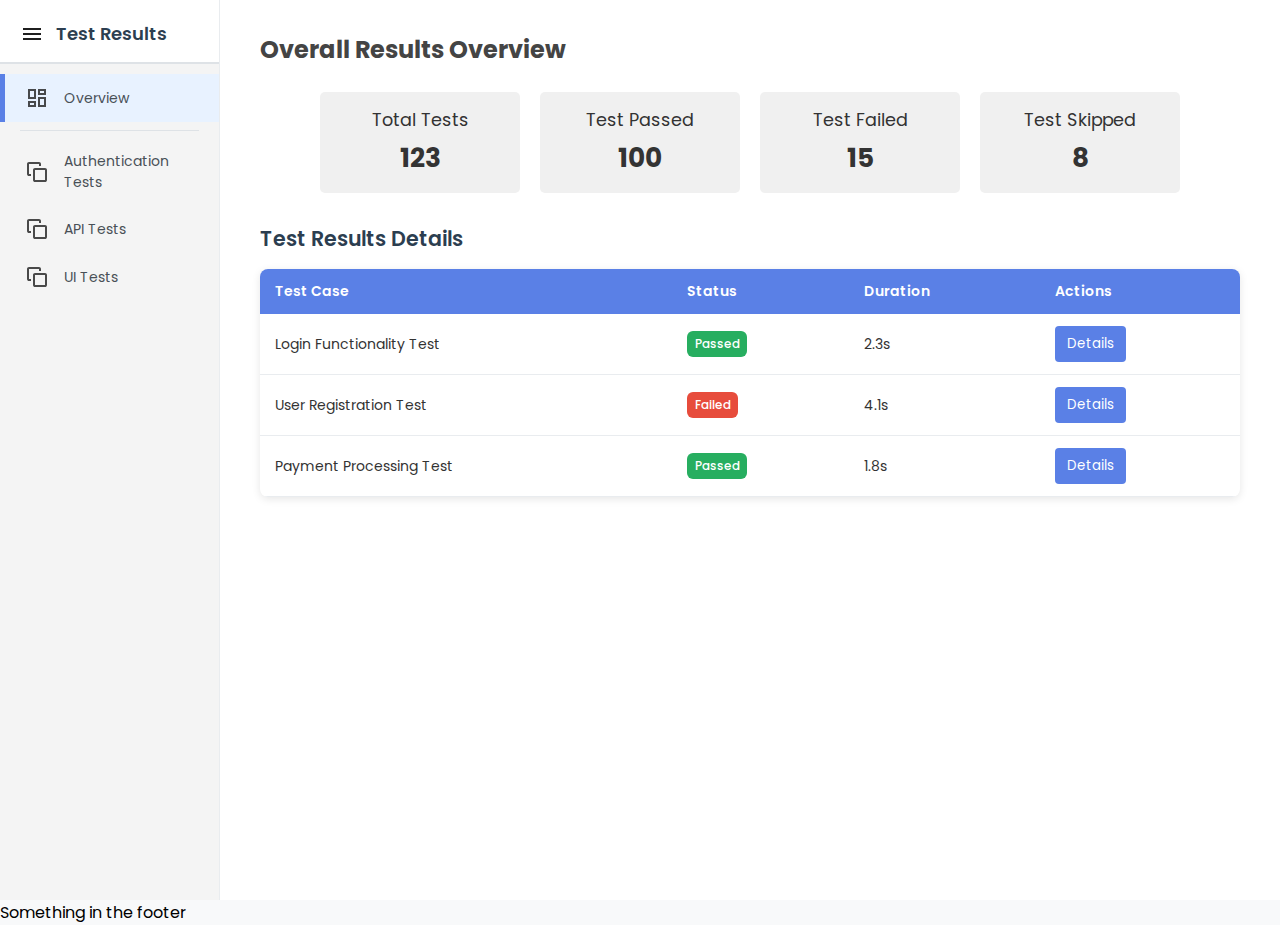
<file: src/pytest_report/reporthtml/index.html>
<!DOCTYPE html>
<html lang="en">
<head>
    <meta charset="UTF-8">
    <meta name="viewport" content="width=device-width, initial-scale=1.0">
    <title>Test Report</title>
    
    <link href="https://fonts.googleapis.com/css2?family=Poppins:ital,wght@0,400;0,500;0,600&display=swap" rel="stylesheet">
    
    <link rel="stylesheet" href="styles.css">
    
</head>
<body>
    
    <div class="layout">
        <aside id="sidebar">
            <ul>
                <div id="sidebar-header">
                    <svg xmlns="http://www.w3.org/2000/svg" height="24px" viewBox="0 -960 960 960" width="24px" fill="#1f1f1f"><path d="M120-240v-80h720v80H120Zm0-200v-80h720v80H120Zm0-200v-80h720v80H120Z"/></svg>
                    <h2>Test Results</h2>
                </div>
                <li class="sidebar-menu active" data-target="overview">
                    <svg xmlns="http://www.w3.org/2000/svg" height="24px" viewBox="0 -960 960 960" width="24px" fill="#1f1f1f"><path d="M520-600v-240h320v240H520ZM120-440v-400h320v400H120Zm400 320v-400h320v400H520Zm-400 0v-240h320v240H120Zm80-400h160v-240H200v240Zm400 320h160v-240H600v240Zm0-480h160v-80H600v80ZM200-200h160v-80H200v80Zm160-320Zm240-160Zm0 240ZM360-280Z"/></svg>
                    <span>Overview</span>
                </li>
                <div class="sidebar-divider"></div> 
                <li class="sidebar-menu" data-target="item1">
                    <svg xmlns="http://www.w3.org/2000/svg" height="24px" viewBox="0 -960 960 960" width="24px" fill="#1f1f1f"><path d="M240-400v80h-80q-33 0-56.5-23.5T80-400v-400q0-33 23.5-56.5T160-880h400q33 0 56.5 23.5T640-800v80h-80v-80H160v400h80ZM400-80q-33 0-56.5-23.5T320-160v-400q0-33 23.5-56.5T400-640h400q33 0 56.5 23.5T880-560v400q0 33-23.5 56.5T800-80H400Zm0-80h400v-400H400v400Zm200-200Z"/></svg>
                    <span>Authentication Tests</span>
                </li>
                <li class="sidebar-menu" data-target="item2">
                    <svg xmlns="http://www.w3.org/2000/svg" height="24px" viewBox="0 -960 960 960" width="24px" fill="#1f1f1f"><path d="M240-400v80h-80q-33 0-56.5-23.5T80-400v-400q0-33 23.5-56.5T160-880h400q33 0 56.5 23.5T640-800v80h-80v-80H160v400h80ZM400-80q-33 0-56.5-23.5T320-160v-400q0-33 23.5-56.5T400-640h400q33 0 56.5 23.5T880-560v400q0 33-23.5 56.5T800-80H400Zm0-80h400v-400H400v400Zm200-200Z"/></svg>
                    <span>API Tests</span>
                </li>
                <li class="sidebar-menu" data-target="item3">
                    <svg xmlns="http://www.w3.org/2000/svg" height="24px" viewBox="0 -960 960 960" width="24px" fill="#1f1f1f"><path d="M240-400v80h-80q-33 0-56.5-23.5T80-400v-400q0-33 23.5-56.5T160-880h400q33 0 56.5 23.5T640-800v80h-80v-80H160v400h80ZM400-80q-33 0-56.5-23.5T320-160v-400q0-33 23.5-56.5T400-640h400q33 0 56.5 23.5T880-560v400q0 33-23.5 56.5T800-80H400Zm0-80h400v-400H400v400Zm200-200Z"/></svg>
                    <span>UI Tests</span>
                </li>
            </ul>
        </aside>

        <main>
            <!-- Overview Article -->
            <article id="overview" class="content">
                <h2>Overall Results Overview</h2>
                <section id="summary-cards">
                    <div class="summary-card">
                        <div class="summary-title total">Total Tests</div>
                        <div class="summary-value">123</div>
                    </div>
                    <div class="summary-card passed">
                        <div class="summary-title">Test Passed</div>
                        <div class="summary-value">100</div>
                    </div>
                    <div class="summary-card failed">
                        <div class="summary-title">Test Failed</div>
                        <div class="summary-value">15</div>
                    </div>
                    <div class="summary-card skipped">
                        <div class="summary-title">Test Skipped</div>
                        <div class="summary-value">8</div>
                    </div>
                </section>
                <section id="expandable-table">
                    <h3>Test Results Details</h3>
                    <table class="expandable-results-table">
                        <thead>
                            <tr>
                                <th>Test Case</th>
                                <th>Status</th>
                                <th>Duration</th>
                                <th>Actions</th>
                            </tr>
                        </thead>
                        <tbody>
                            <tr class="expandable-row">
                                <td>Login Functionality Test</td>
                                <td>
                                    <span class="badge passed">Passed</span>
                                </td>
                                <td>2.3s</td>
                                <td>
                                    <button class="expand-button">Details</button>
                                </td>
                            </tr>
                            <tr class="details-row">
                                <td colspan="4">
                                    <div class="details-content">
                                        <p><strong>Description:</strong> Verifies user login functionality.</p>
                                        <p><strong>Category:</strong> Authentication</p>
                                        <p><strong>Logs:</strong> <a href="#">View Logs</a></p>
                                    </div>
                                </td>
                            </tr>
                            <tr class="expandable-row">
                                <td>User Registration Test</td>
                                <td>
                                    <span class="badge failed">Failed</span>
                                </td>
                                <td>4.1s</td>
                                <td>
                                    <button class="expand-button">Details</button>
                                </td>
                            </tr>
                            <tr class="details-row">
                                <td colspan="4">
                                    <div class="details-content">
                                        <p><strong>Description:</strong> Checks user registration process.</p>
                                        <p><strong>Category:</strong> Authentication</p>
                                        <p><strong>Logs:</strong> <a href="#">View Logs</a></p>
                                    </div>
                                </td>
                            </tr>
                            <tr class="expandable-row">
                                <td>Payment Processing Test</td>
                                <td>
                                    <span class="badge passed">Passed</span>
                                </td>
                                <td>1.8s</td>
                                <td>
                                    <button class="expand-button">Details</button>
                                </td>
                            </tr>
                            <tr class="details-row">
                                <td colspan="4">
                                    <div class="details-content">
                                        <p><strong>Description:</strong> Validates payment processing functionality.</p>
                                        <p><strong>Category:</strong> API</p>
                                        <p><strong>Logs:</strong> <a href="#">View Logs</a></p>
                                    </div>
                                </td>
                            </tr>
                        </tbody>
                    </table>
                </section>
            </article>

            <!-- Authentication Tests Article -->
            <article id="item1" class="content" style="display:none;">
                <h2>Authentication Tests</h2>
                <section id="auth-table">
                    <h3>Authentication Test Overview</h3>
                    <table class="expandable-results-table">
                        <thead>
                            <tr>
                                <th>Test Case</th>
                                <th>Status</th>
                                <th>Duration</th>
                                <th>Actions</th>
                            </tr>
                        </thead>
                        <tbody>
                            <tr class="expandable-row">
                                <td>Login with Valid Credentials</td>
                                <td>
                                    <span class="badge passed">Passed</span>
                                </td>
                                <td>1.2s</td>
                                <td>
                                    <button class="expand-button">Details</button>
                                </td>
                            </tr>
                            <tr class="details-row">
                                <td colspan="4">
                                    <div class="details-content">
                                        <p><strong>Description:</strong> Tests login with correct username and password.</p>
                                        <p><strong>Category:</strong> Authentication</p>
                                        <p><strong>Logs:</strong> <a href="#">View Logs</a></p>
                                    </div>
                                </td>
                            </tr>
                            <tr class="expandable-row">
                                <td>Login with Invalid Credentials</td>
                                <td>
                                    <span class="badge failed">Failed</span>
                                </td>
                                <td>0.8s</td>
                                <td>
                                    <button class="expand-button">Details</button>
                                </td>
                            </tr>
                            <tr class="details-row">
                                <td colspan="4">
                                    <div class="details-content">
                                        <p><strong>Description:</strong> Tests login with incorrect credentials.</p>
                                        <p><strong>Category:</strong> Authentication</p>
                                        <p><strong>Logs:</strong> <a href="#">View Logs</a></p>
                                    </div>
                                </td>
                            </tr>
                        </tbody>
                    </table>
                </section>
            </article>

            <!-- API Tests Article -->
            <article id="item2" class="content" style="display:none;">
                <h2>API Tests</h2>
                <section id="api-table">
                    <h3>API Test Details</h3>
                    <table class="expandable-results-table">
                        <thead>
                            <tr>
                                <th>Test Case</th>
                                <th>Status</th>
                                <th>Duration</th>
                                <th>Actions</th>
                            </tr>
                        </thead>
                        <tbody>
                            <tr class="expandable-row">
                                <td>GET /api/users</td>
                                <td>
                                    <span class="badge passed">Passed</span>
                                </td>
                                <td>0.5s</td>
                                <td>
                                    <button class="expand-button">Details</button>
                                </td>
                            </tr>
                            <tr class="details-row">
                                <td colspan="4">
                                    <div class="details-content">
                                        <p><strong>Description:</strong> Tests GET request to retrieve users.</p>
                                        <p><strong>Category:</strong> API</p>
                                        <p><strong>Logs:</strong> <a href="#">View Logs</a></p>
                                    </div>
                                </td>
                            </tr>
                            <tr class="expandable-row">
                                <td>POST /api/users</td>
                                <td>
                                    <span class="badge failed">Failed</span>
                                </td>
                                <td>1.1s</td>
                                <td>
                                    <button class="expand-button">Details</button>
                                </td>
                            </tr>
                            <tr class="details-row">
                                <td colspan="4">
                                    <div class="details-content">
                                        <p><strong>Description:</strong> Tests POST request to create new user.</p>
                                        <p><strong>Category:</strong> API</p>
                                        <p><strong>Logs:</strong> <a href="#">View Logs</a></p>
                                    </div>
                                </td>
                            </tr>
                        </tbody>
                    </table>
                </section>
                <section class="test-report">
                    <h2>API Test Results</h2>
                    <div class="filters">
                        <label class="filter-label">Test File:</label>
                        <select class="filter-select">
                            <option value="All">All</option>
                        </select>
                
                        <label class="filter-label">Status:</label>
                        <select class="filter-select">
                            <option value="All">All</option>
                        </select>
                    </div>
                    <details>
                        <summary>
                            <span>test_fa.py - test_a[0]</span>
                            <div class="badge-container">
                                <span class="badge passed">Passed</span>
                            </div>
                        </summary>
                        <div class="test-report-details">
                            <div class="test-report-summary">
                                Case duration: 0.5s
                            </div>
                            <div class="test-report-description">
                                [INFO] - Test executed successfully
                            </div>
                        </div>
                    </details>
                </section>
            </article>

            <!-- UI Tests Article -->
            <article id="item3" class="content" style="display:none;">
                <h2>UI Tests</h2>
                <section id="ui-table">
                    <h3>UI Test Details</h3>
                    <table class="expandable-results-table">
                        <thead>
                            <tr>
                                <th>Test Case</th>
                                <th>Status</th>
                                <th>Duration</th>
                                <th>Actions</th>
                            </tr>
                        </thead>
                        <tbody>
                            <tr class="expandable-row">
                                <td>Button Click Test</td>
                                <td>
                                    <span class="badge passed">Passed</span>
                                </td>
                                <td>2.1s</td>
                                <td>
                                    <button class="expand-button">Details</button>
                                </td>
                            </tr>
                            <tr class="details-row">
                                <td colspan="4">
                                    <div class="details-content">
                                        <p><strong>Description:</strong> Tests button click functionality.</p>
                                        <p><strong>Category:</strong> UI</p>
                                        <p><strong>Logs:</strong> <a href="#">View Logs</a></p>
                                    </div>
                                </td>
                            </tr>
                            <tr class="expandable-row">
                                <td>Form Validation Test</td>
                                <td>
                                    <span class="badge failed">Failed</span>
                                </td>
                                <td>3.2s</td>
                                <td>
                                    <button class="expand-button">Details</button>
                                </td>
                            </tr>
                            <tr class="details-row">
                                <td colspan="4">
                                    <div class="details-content">
                                        <p><strong>Description:</strong> Tests form validation rules.</p>
                                        <p><strong>Category:</strong> UI</p>
                                        <p><strong>Logs:</strong> <a href="#">View Logs</a></p>
                                    </div>
                                </td>
                            </tr>
                        </tbody>
                    </table>
                </section>
            </article>
        </main>
    </div>

    <footer id="footer">
        Something in the footer
    </footer>

    <script>
        const testResults = [
            {
                file: "test_mmdc.py",
                test: "test_a [0]",
                status: 0
            },
        ]

        const allTestFiles = [...new
            Set(testResults.map(item => item.file))
        ]

        document.addEventListener('DOMContentLoaded', function() {
            // Expandable table rows functionality
            const expandableRows = document.querySelectorAll('.expandable-row');
            expandableRows.forEach(row => {
                row.addEventListener('click', function() {
                    const detailsRow = this.nextElementSibling;
                    detailsRow.style.display = detailsRow.style.display === 'table-row' ? 'none' : 'table-row';
                });
            });

            // Sidebar navigation functionality
            const menuItems = document.querySelectorAll('.sidebar-menu[data-target]');
            const articles = document.querySelectorAll('main > article.content');

            menuItems.forEach(item => {
                item.addEventListener('click', function() {
                    // Remove 'active' from all menu items
                    menuItems.forEach(i => i.classList.remove('active'));
                    // Add 'active' to clicked item
                    this.classList.add('active');

                    // Hide all articles
                    articles.forEach(article => article.style.display = 'none');
                    // Show the targeted article
                    const targetId = this.getAttribute('data-target');
                    const targetArticle = document.getElementById(targetId);
                    if (targetArticle) targetArticle.style.display = 'block';
                });
            });
        });
    </script>

</body>
</html>
</file>
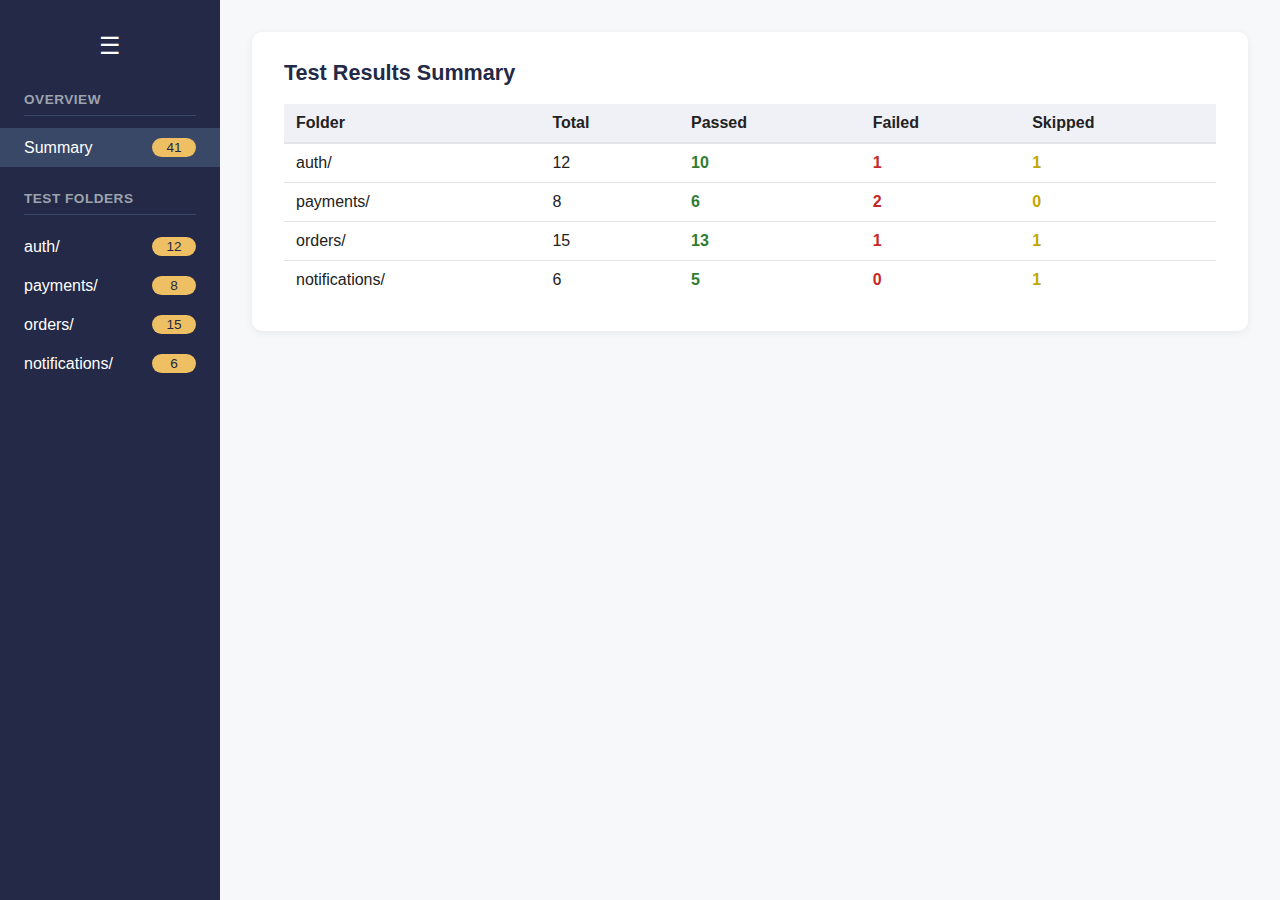
<file: src/pytest_reporter/html-reporter/src/index.html>
<!DOCTYPE html>
<html lang="en">
<head>
  <meta charset="UTF-8">
  <meta name="viewport" content="width=device-width, initial-scale=1.0">
  <title>Test Results Dashboard</title>
  <style>
    body {
      font-family: 'Segoe UI', Arial, sans-serif;
      background: #f7f8fa;
      margin: 0;
      color: #222;
    }
    .dashboard {
      display: flex;
      min-height: 100vh;
    }
    .sidebar {
      width: 220px;
      background: #232946;
      color: #fff;
      padding: 24px 0 0 0;
      display: flex;
      flex-direction: column;
      transition: width 0.2s;
      overflow: hidden;
    }
    .sidebar.collapsed {
      width: 56px;
    }
    .sidebar-toggle {
      background: none;
      border: none;
      color: #fff;
      font-size: 1.5em;
      cursor: pointer;
      margin: 0 0 24px 0;
      align-self: center;
      transition: color 0.2s;
      padding: 8px;
    }
    .sidebar-toggle:hover {
      color: #eebf63;
    }
    .nav-section {
      margin-bottom: 24px;
    }
    .nav-section-title {
      font-size: 0.85em;
      font-weight: 600;
      color: #9ca3af;
      text-transform: uppercase;
      letter-spacing: 0.5px;
      margin: 0 24px 12px 24px;
      padding-bottom: 8px;
      border-bottom: 1px solid #394867;
      white-space: nowrap;
      opacity: 1;
      transition: opacity 0.2s;
    }
    .sidebar.collapsed .nav-section-title {
      opacity: 0;
      pointer-events: none;
    }
    .nav-list, .folder-list {
      padding: 0;
      margin: 0;
      list-style: none;
    }
    .nav-item, .folder-item {
      display: flex;
      align-items: center;
      padding: 10px 24px;
      cursor: pointer;
      transition: background 0.15s;
      position: relative;
      white-space: nowrap;
    }
    .nav-item.active, .nav-item:hover, .folder-item.active, .folder-item:hover {
      background: #394867;
    }
    .nav-item .tooltip, .folder-item .tooltip {
      visibility: hidden;
      background: #232946;
      color: #fff;
      text-align: center;
      border-radius: 4px;
      padding: 4px 8px;
      position: absolute;
      left: 110%;
      top: 50%;
      transform: translateY(-50%);
      z-index: 1000;
      opacity: 0;
      transition: opacity 0.2s;
      font-size: 0.95em;
      pointer-events: none;
      white-space: nowrap;
      box-shadow: 0 2px 8px rgba(0,0,0,0.3);
    }
    .sidebar.collapsed .nav-item:hover .tooltip, 
    .sidebar.collapsed .folder-item:hover .tooltip {
      visibility: visible;
      opacity: 1;
    }
    .sidebar.collapsed .nav-item span.nav-name, 
    .sidebar.collapsed .folder-item span.folder-name {
      opacity: 0;
      pointer-events: none;
    }
    .nav-name, .folder-name {
      transition: opacity 0.2s;
    }
    .nav-badge, .folder-badge {
      background: #eebf63;
      color: #232946;
      border-radius: 12px;
      font-size: 0.85em;
      padding: 2px 8px;
      margin-left: auto;
      margin-right: 0;
      min-width: 28px;
      text-align: center;
      transition: opacity 0.2s;
    }
    .sidebar.collapsed .nav-badge,
    .sidebar.collapsed .folder-badge {
      opacity: 0;
      pointer-events: none;
    }
    .main {
      flex: 1;
      padding: 32px 32px 32px 32px;
      min-width: 0;
    }
    .section {
      margin-bottom: 40px;
      background: #fff;
      border-radius: 10px;
      box-shadow: 0 2px 8px #0001;
      padding: 28px 32px 32px 32px;
    }
    .section-title {
      font-size: 1.35em;
      font-weight: 600;
      margin-bottom: 18px;
      color: #232946;
    }
    .summary-table, .file-table {
      width: 100%;
      border-collapse: collapse;
      margin-bottom: 0;
    }
    .summary-table th, .summary-table td, .file-table th, .file-table td {
      padding: 10px 12px;
      text-align: left;
    }
    .summary-table th, .file-table th {
      background: #f0f1f6;
      font-weight: 600;
      border-bottom: 2px solid #e3e4ea;
    }
    .summary-table tr:not(:last-child) td, .file-table tr:not(:last-child) td {
      border-bottom: 1px solid #e3e4ea;
    }
    .status-pass {
      color: #2e7d32;
      font-weight: 600;
    }
    .status-fail {
      color: #c62828;
      font-weight: 600;
    }
    .status-skipped {
      color: #bfa700;
      font-weight: 600;
    }
    .folder-section {
      margin-bottom: 36px;
      border: 1px solid #e3e4ea;
      border-radius: 10px;
      background: #fff;
      box-shadow: 0 1px 4px #0001;
      padding: 0;
    }
    .folder-header {
      display: flex;
      align-items: center;
      justify-content: space-between;
      padding: 18px 32px 10px 32px;
      border-bottom: 1px solid #e3e4ea;
      background: #f7f8fa;
      border-radius: 10px 10px 0 0;
    }
    .folder-title {
      font-size: 1.15em;
      font-weight: 600;
      color: #232946;
    }
    .folder-badges {
      display: flex;
      gap: 10px;
      align-items: center;
    }
    .badge {
      border-radius: 12px;
      padding: 2px 10px;
      font-size: 0.95em;
      font-weight: 500;
      display: inline-block;
      min-width: 36px;
      text-align: center;
    }
    .badge.pass {
      background: #e6f4ea;
      color: #2e7d32;
      border: 1px solid #b2dfdb;
    }
    .badge.fail {
      background: #fdeaea;
      color: #c62828;
      border: 1px solid #f8bbba;
    }
    .badge.skipped {
      background: #fffbe6;
      color: #bfa700;
      border: 1px solid #ffe082;
    }
    .folder-summary {
      padding: 20px 32px;
      border-bottom: 1px solid #e3e4ea;
      background: #fafbfc;
    }
    .folder-summary-title {
      font-size: 1.1em;
      font-weight: 600;
      color: #232946;
      margin-bottom: 12px;
    }
    .folder-summary-table {
      width: 100%;
      border-collapse: collapse;
    }
    .folder-summary-table th, .folder-summary-table td {
      padding: 8px 12px;
      text-align: left;
      font-size: 0.95em;
    }
    .folder-summary-table th {
      background: #f0f1f6;
      font-weight: 600;
      border-bottom: 2px solid #e3e4ea;
    }
    .folder-summary-table tr:not(:last-child) td {
      border-bottom: 1px solid #e3e4ea;
    }
    .global-filter {
      display: flex;
      gap: 8px;
      margin: 18px 32px 10px 32px;
      align-items: center;
    }
    .global-filter-label {
      font-size: 1em;
      margin-right: 8px;
      color: #232946;
      font-weight: 500;
    }
    .filter-btn-group {
      display: flex;
      gap: 0;
      border-radius: 8px;
      overflow: hidden;
      border: 1px solid #e3e4ea;
      background: #f0f1f6;
    }
    .filter-btn {
      padding: 7px 22px;
      border: none;
      background: none;
      color: #232946;
      font-size: 1em;
      cursor: pointer;
      transition: background 0.15s, color 0.15s;
      outline: none;
    }
    .filter-btn.active {
      background: #232946;
      color: #fff;
      font-weight: 600;
    }
    .file-container {
      margin: 0 32px 24px 32px;
      border: 1px solid #e3e4ea;
      border-radius: 8px;
      background: #fff;
      box-shadow: 0 1px 3px rgba(0,0,0,0.1);
    }
    .file-header {
      display: flex;
      align-items: center;
      justify-content: space-between;
      padding: 16px 20px;
      cursor: pointer;
      user-select: none;
      background: #f9fafb;
      border-bottom: 1px solid #e3e4ea;
      border-radius: 8px 8px 0 0;
    }
    .file-header:hover {
      background: #f0f1f6;
    }
    .file-title {
      font-size: 1.05em;
      font-weight: 500;
      color: #232946;
    }
    .file-header-right {
      display: flex;
      align-items: center;
      gap: 12px;
    }
    .file-badges {
      display: flex;
      gap: 8px;
    }
    .collapse-icon {
      font-size: 1.2em;
      color: #232946;
      display: flex;
      align-items: center;
      justify-content: center;
      width: 28px;
      height: 28px;
      border-radius: 50%;
      background: #e3e4ea;
      transition: background 0.15s;
    }
    .file-header:hover .collapse-icon {
      background: #d1d5db;
    }
    .file-content {
      padding: 16px 20px 20px 20px;
    }
    .file-filter {
      display: flex;
      align-items: center;
      gap: 8px;
      margin-bottom: 12px;
    }
    .file-filter select {
      padding: 5px 12px;
      border-radius: 6px;
      border: 1px solid #e3e4ea;
      background: #f7f8fa;
      font-size: 1em;
      color: #232946;
    }
    .file-table {
      margin-bottom: 0;
    }
    .hidden {
      display: none !important;
    }
    @media (max-width: 900px) {
      .dashboard {
        flex-direction: column;
      }
      .sidebar {
        width: 100%;
        flex-direction: row;
        padding: 0;
        min-height: 56px;
      }
      .sidebar.collapsed {
        width: 100%;
      }
      .main {
        padding: 16px 4vw;
      }
      .folder-section {
        margin-bottom: 24px;
      }
      .file-container {
        margin: 0 0 16px 0;
      }
    }
  </style>
</head>
<body>
<div class="dashboard">
  <nav class="sidebar" id="sidebar">
    <button class="sidebar-toggle" id="sidebarToggle" title="Toggle sidebar">☰</button>
    <div class="nav-section">
      <div class="nav-section-title">Overview</div>
      <ul class="nav-list">
        <li class="nav-item active" data-target="summarySection">
          <span class="nav-name">Summary</span>
          <span class="nav-badge">41</span>
          <span class="tooltip">Test Results Summary</span>
        </li>
      </ul>
    </div>
    <div class="nav-section">
      <div class="nav-section-title">Test Folders</div>
      <ul class="folder-list" id="folderList">
        <li class="folder-item" data-folder="folder1">
          <span class="folder-name">auth/</span>
          <span class="folder-badge">12</span>
          <span class="tooltip">auth/</span>
        </li>
        <li class="folder-item" data-folder="folder2">
          <span class="folder-name">payments/</span>
          <span class="folder-badge">8</span>
          <span class="tooltip">payments/</span>
        </li>
        <li class="folder-item" data-folder="folder3">
          <span class="folder-name">orders/</span>
          <span class="folder-badge">15</span>
          <span class="tooltip">orders/</span>
        </li>
        <li class="folder-item" data-folder="folder4">
          <span class="folder-name">notifications/</span>
          <span class="folder-badge">6</span>
          <span class="tooltip">notifications/</span>
        </li>
      </ul>
    </div>
  </nav>
  <main class="main">
    <section class="section" id="summarySection">
      <div class="section-title">Test Results Summary</div>
      <table class="summary-table">
        <thead>
          <tr>
            <th>Folder</th>
            <th>Total</th>
            <th>Passed</th>
            <th>Failed</th>
            <th>Skipped</th>
          </tr>
        </thead>
        <tbody>
          <tr>
            <td>auth/</td>
            <td>12</td>
            <td class="status-pass">10</td>
            <td class="status-fail">1</td>
            <td class="status-skipped">1</td>
          </tr>
          <tr>
            <td>payments/</td>
            <td>8</td>
            <td class="status-pass">6</td>
            <td class="status-fail">2</td>
            <td class="status-skipped">0</td>
          </tr>
          <tr>
            <td>orders/</td>
            <td>15</td>
            <td class="status-pass">13</td>
            <td class="status-fail">1</td>
            <td class="status-skipped">1</td>
          </tr>
          <tr>
            <td>notifications/</td>
            <td>6</td>
            <td class="status-pass">5</td>
            <td class="status-fail">0</td>
            <td class="status-skipped">1</td>
          </tr>
        </tbody>
      </table>
    </section>
    
    <!-- Auth Folder Section -->
    <section class="folder-section" id="folder1" style="display:none;">
      <div class="folder-header">
        <span class="folder-title">auth/</span>
        <div class="folder-badges">
          <span class="badge pass">10 Passed</span>
          <span class="badge fail">1 Failed</span>
          <span class="badge skipped">1 Skipped</span>
        </div>
      </div>
      
      <div class="folder-summary">
        <div class="folder-summary-title">Folder Summary</div>
        <table class="folder-summary-table">
          <thead>
            <tr>
              <th>File</th>
              <th>Total</th>
              <th>Passed</th>
              <th>Failed</th>
              <th>Skipped</th>
            </tr>
          </thead>
          <tbody>
            <tr>
              <td>test_login.py</td>
              <td>5</td>
              <td class="status-pass">4</td>
              <td class="status-fail">1</td>
              <td class="status-skipped">0</td>
            </tr>
            <tr>
              <td>test_registration.py</td>
              <td>7</td>
              <td class="status-pass">6</td>
              <td class="status-fail">0</td>
              <td class="status-skipped">1</td>
            </tr>
          </tbody>
        </table>
      </div>
      
      <div class="global-filter" data-folder="folder1">
        <span class="global-filter-label">Show:</span>
        <div class="filter-btn-group">
          <button class="filter-btn active" data-value="all">All</button>
          <button class="filter-btn" data-value="pass">Passed</button>
          <button class="filter-btn" data-value="fail">Failed</button>
          <button class="filter-btn" data-value="skipped">Skipped</button>
        </div>
      </div>
      
      <div class="file-container">
        <div class="file-header" onclick="toggleCollapse('file1-1')">
          <span class="file-title">test_login.py</span>
          <div class="file-header-right">
            <div class="file-badges">
              <span class="badge pass">4</span>
              <span class="badge fail">1</span>
              <span class="badge skipped">0</span>
            </div>
            <span class="collapse-icon" id="icon-file1-1">▼</span>
          </div>
        </div>
        <div class="file-content" id="content-file1-1">
          <div class="file-filter" id="filter-file1-1">
            <label for="file1-1-select">Filter:</label>
            <select id="file1-1-select" onchange="filterTable('file1-1')">
              <option value="all">All</option>
              <option value="pass">Passed</option>
              <option value="fail">Failed</option>
              <option value="skipped">Skipped</option>
            </select>
          </div>
          <table class="file-table" id="table-file1-1">
            <thead>
              <tr><th>Test</th><th>Status</th><th>Duration</th></tr>
            </thead>
            <tbody>
              <tr data-status="pass"><td>test_valid_login</td><td class="status-pass">Passed</td><td>0.12s</td></tr>
              <tr data-status="pass"><td>test_logout</td><td class="status-pass">Passed</td><td>0.09s</td></tr>
              <tr data-status="fail"><td>test_invalid_login</td><td class="status-fail">Failed</td><td>0.15s</td></tr>
              <tr data-status="pass"><td>test_remember_me</td><td class="status-pass">Passed</td><td>0.11s</td></tr>
              <tr data-status="pass"><td>test_password_reset</td><td class="status-pass">Passed</td><td>0.13s</td></tr>
            </tbody>
          </table>
        </div>
      </div>
      
      <div class="file-container">
        <div class="file-header" onclick="toggleCollapse('file1-2')">
          <span class="file-title">test_registration.py</span>
          <div class="file-header-right">
            <div class="file-badges">
              <span class="badge pass">6</span>
              <span class="badge fail">0</span>
              <span class="badge skipped">1</span>
            </div>
            <span class="collapse-icon" id="icon-file1-2">▼</span>
          </div>
        </div>
        <div class="file-content" id="content-file1-2">
          <div class="file-filter" id="filter-file1-2">
            <label for="file1-2-select">Filter:</label>
            <select id="file1-2-select" onchange="filterTable('file1-2')">
              <option value="all">All</option>
              <option value="pass">Passed</option>
              <option value="fail">Failed</option>
              <option value="skipped">Skipped</option>
            </select>
          </div>
          <table class="file-table" id="table-file1-2">
            <thead>
              <tr><th>Test</th><th>Status</th><th>Duration</th></tr>
            </thead>
            <tbody>
              <tr data-status="pass"><td>test_valid_registration</td><td class="status-pass">Passed</td><td>0.18s</td></tr>
              <tr data-status="pass"><td>test_duplicate_email</td><td class="status-pass">Passed</td><td>0.14s</td></tr>
              <tr data-status="pass"><td>test_weak_password</td><td class="status-pass">Passed</td><td>0.13s</td></tr>
              <tr data-status="pass"><td>test_email_verification</td><td class="status-pass">Passed</td><td>0.16s</td></tr>
              <tr data-status="pass"><td>test_username_taken</td><td class="status-pass">Passed</td><td>0.12s</td></tr>
              <tr data-status="pass"><td>test_password_policy</td><td class="status-pass">Passed</td><td>0.15s</td></tr>
              <tr data-status="skipped"><td>test_optional_field</td><td class="status-skipped">Skipped</td><td>0.00s</td></tr>
            </tbody>
          </table>
        </div>
      </div>
    </section>
    
    <!-- Payments Folder Section -->
    <section class="folder-section" id="folder2" style="display:none;">
      <div class="folder-header">
        <span class="folder-title">payments/</span>
        <div class="folder-badges">
          <span class="badge pass">6 Passed</span>
          <span class="badge fail">2 Failed</span>
          <span class="badge skipped">0 Skipped</span>
        </div>
      </div>
      
      <div class="folder-summary">
        <div class="folder-summary-title">Folder Summary</div>
        <table class="folder-summary-table">
          <thead>
            <tr>
              <th>File</th>
              <th>Total</th>
              <th>Passed</th>
              <th>Failed</th>
              <th>Skipped</th>
            </tr>
          </thead>
          <tbody>
            <tr>
              <td>test_checkout.py</td>
              <td>4</td>
              <td class="status-pass">3</td>
              <td class="status-fail">1</td>
              <td class="status-skipped">0</td>
            </tr>
            <tr>
              <td>test_refund.py</td>
              <td>4</td>
              <td class="status-pass">3</td>
              <td class="status-fail">1</td>
              <td class="status-skipped">0</td>
            </tr>
          </tbody>
        </table>
      </div>
      
      <div class="global-filter" data-folder="folder2">
        <span class="global-filter-label">Show:</span>
        <div class="filter-btn-group">
          <button class="filter-btn active" data-value="all">All</button>
          <button class="filter-btn" data-value="pass">Passed</button>
          <button class="filter-btn" data-value="fail">Failed</button>
          <button class="filter-btn" data-value="skipped">Skipped</button>
        </div>
      </div>
      
      <div class="file-container">
        <div class="file-header" onclick="toggleCollapse('file2-1')">
          <span class="file-title">test_checkout.py</span>
          <div class="file-header-right">
            <div class="file-badges">
              <span class="badge pass">3</span>
              <span class="badge fail">1</span>
              <span class="badge skipped">0</span>
            </div>
            <span class="collapse-icon" id="icon-file2-1">▼</span>
          </div>
        </div>
        <div class="file-content" id="content-file2-1">
          <div class="file-filter" id="filter-file2-1">
            <label for="file2-1-select">Filter:</label>
            <select id="file2-1-select" onchange="filterTable('file2-1')">
              <option value="all">All</option>
              <option value="pass">Passed</option>
              <option value="fail">Failed</option>
              <option value="skipped">Skipped</option>
            </select>
          </div>
          <table class="file-table" id="table-file2-1">
            <thead>
              <tr><th>Test</th><th>Status</th><th>Duration</th></tr>
            </thead>
            <tbody>
              <tr data-status="pass"><td>test_card_payment</td><td class="status-pass">Passed</td><td>0.22s</td></tr>
              <tr data-status="fail"><td>test_invalid_card</td><td class="status-fail">Failed</td><td>0.19s</td></tr>
              <tr data-status="pass"><td>test_paypal</td><td class="status-pass">Passed</td><td>0.17s</td></tr>
              <tr data-status="pass"><td>test_discount_code</td><td class="status-pass">Passed</td><td>0.15s</td></tr>
            </tbody>
          </table>
        </div>
      </div>
      
      <div class="file-container">
        <div class="file-header" onclick="toggleCollapse('file2-2')">
          <span class="file-title">test_refund.py</span>
          <div class="file-header-right">
            <div class="file-badges">
              <span class="badge pass">3</span>
              <span class="badge fail">1</span>
              <span class="badge skipped">0</span>
            </div>
            <span class="collapse-icon" id="icon-file2-2">▼</span>
          </div>
        </div>
        <div class="file-content" id="content-file2-2">
          <div class="file-filter" id="filter-file2-2">
            <label for="file2-2-select">Filter:</label>
            <select id="file2-2-select" onchange="filterTable('file2-2')">
              <option value="all">All</option>
              <option value="pass">Passed</option>
              <option value="fail">Failed</option>
              <option value="skipped">Skipped</option>
            </select>
          </div>
          <table class="file-table" id="table-file2-2">
            <thead>
              <tr><th>Test</th><th>Status</th><th>Duration</th></tr>
            </thead>
            <tbody>
              <tr data-status="pass"><td>test_full_refund</td><td class="status-pass">Passed</td><td>0.21s</td></tr>
              <tr data-status="fail"><td>test_partial_refund</td><td class="status-fail">Failed</td><td>0.18s</td></tr>
              <tr data-status="pass"><td>test_refund_notification</td><td class="status-pass">Passed</td><td>0.16s</td></tr>
              <tr data-status="pass"><td>test_refund_fee</td><td class="status-pass">Passed</td><td>0.14s</td></tr>
            </tbody>
          </table>
        </div>
      </div>
    </section>
    
    <!-- Orders Folder Section -->
    <section class="folder-section" id="folder3" style="display:none;">
      <div class="folder-header">
        <span class="folder-title">orders/</span>
        <div class="folder-badges">
          <span class="badge pass">13 Passed</span>
          <span class="badge fail">1 Failed</span>
          <span class="badge skipped">1 Skipped</span>
        </div>
      </div>
      
      <div class="folder-summary">
        <div class="folder-summary-title">Folder Summary</div>
        <table class="folder-summary-table">
          <thead>
            <tr>
              <th>File</th>
              <th>Total</th>
              <th>Passed</th>
              <th>Failed</th>
              <th>Skipped</th>
            </tr>
          </thead>
          <tbody>
            <tr>
              <td>test_create_order.py</td>
              <td>6</td>
              <td class="status-pass">5</td>
              <td class="status-fail">0</td>
              <td class="status-skipped">1</td>
            </tr>
            <tr>
              <td>test_cancel_order.py</td>
              <td>9</td>
              <td class="status-pass">8</td>
              <td class="status-fail">1</td>
              <td class="status-skipped">0</td>
            </tr>
          </tbody>
        </table>
      </div>
      
      <div class="global-filter" data-folder="folder3">
        <span class="global-filter-label">Show:</span>
        <div class="filter-btn-group">
          <button class="filter-btn active" data-value="all">All</button>
          <button class="filter-btn" data-value="pass">Passed</button>
          <button class="filter-btn" data-value="fail">Failed</button>
          <button class="filter-btn" data-value="skipped">Skipped</button>
        </div>
      </div>
      
      <div class="file-container">
        <div class="file-header" onclick="toggleCollapse('file3-1')">
          <span class="file-title">test_create_order.py</span>
          <div class="file-header-right">
            <div class="file-badges">
              <span class="badge pass">5</span>
              <span class="badge fail">0</span>
              <span class="badge skipped">1</span>
            </div>
            <span class="collapse-icon" id="icon-file3-1">▼</span>
          </div>
        </div>
        <div class="file-content" id="content-file3-1">
          <div class="file-filter" id="filter-file3-1">
            <label for="file3-1-select">Filter:</label>
            <select id="file3-1-select" onchange="filterTable('file3-1')">
              <option value="all">All</option>
              <option value="pass">Passed</option>
              <option value="fail">Failed</option>
              <option value="skipped">Skipped</option>
            </select>
          </div>
          <table class="file-table" id="table-file3-1">
            <thead>
              <tr><th>Test</th><th>Status</th><th>Duration</th></tr>
            </thead>
            <tbody>
              <tr data-status="pass"><td>test_create_valid</td><td class="status-pass">Passed</td><td>0.19s</td></tr>
              <tr data-status="pass"><td>test_create_duplicate</td><td class="status-pass">Passed</td><td>0.17s</td></tr>
              <tr data-status="pass"><td>test_create_with_discount</td><td class="status-pass">Passed</td><td>0.15s</td></tr>
              <tr data-status="pass"><td>test_create_with_note</td><td class="status-pass">Passed</td><td>0.13s</td></tr>
              <tr data-status="pass"><td>test_create_with_gift</td><td class="status-pass">Passed</td><td>0.14s</td></tr>
              <tr data-status="skipped"><td>test_create_with_invalid_coupon</td><td class="status-skipped">Skipped</td><td>0.00s</td></tr>
            </tbody>
          </table>
        </div>
      </div>
      
      <div class="file-container">
        <div class="file-header" onclick="toggleCollapse('file3-2')">
          <span class="file-title">test_cancel_order.py</span>
          <div class="file-header-right">
            <div class="file-badges">
              <span class="badge pass">8</span>
              <span class="badge fail">1</span>
              <span class="badge skipped">0</span>
            </div>
            <span class="collapse-icon" id="icon-file3-2">▼</span>
          </div>
        </div>
        <div class="file-content" id="content-file3-2">
          <div class="file-filter" id="filter-file3-2">
            <label for="file3-2-select">Filter:</label>
            <select id="file3-2-select" onchange="filterTable('file3-2')">
              <option value="all">All</option>
              <option value="pass">Passed</option>
              <option value="fail">Failed</option>
              <option value="skipped">Skipped</option>
            </select>
          </div>
          <table class="file-table" id="table-file3-2">
            <thead>
              <tr><th>Test</th><th>Status</th><th>Duration</th></tr>
            </thead>
            <tbody>
              <tr data-status="pass"><td>test_cancel_valid</td><td class="status-pass">Passed</td><td>0.12s</td></tr>
              <tr data-status="fail"><td>test_cancel_invalid</td><td class="status-fail">Failed</td><td>0.16s</td></tr>
              <tr data-status="pass"><td>test_cancel_refund</td><td class="status-pass">Passed</td><td>0.13s</td></tr>
              <tr data-status="pass"><td>test_cancel_notification</td><td class="status-pass">Passed</td><td>0.11s</td></tr>
              <tr data-status="pass"><td>test_cancel_with_note</td><td class="status-pass">Passed</td><td>0.10s</td></tr>
              <tr data-status="pass"><td>test_cancel_with_gift</td><td class="status-pass">Passed</td><td>0.09s</td></tr>
              <tr data-status="pass"><td>test_cancel_with_discount</td><td class="status-pass">Passed</td><td>0.08s</td></tr>
              <tr data-status="pass"><td>test_cancel_with_coupon</td><td class="status-pass">Passed</td><td>0.07s</td></tr>
              <tr data-status="pass"><td>test_cancel_with_invalid_coupon</td><td class="status-pass">Passed</td><td>0.06s</td></tr>
            </tbody>
          </table>
        </div>
      </div>
    </section>
    
    <!-- Notifications Folder Section -->
    <section class="folder-section" id="folder4" style="display:none;">
      <div class="folder-header">
        <span class="folder-title">notifications/</span>
        <div class="folder-badges">
          <span class="badge pass">5 Passed</span>
          <span class="badge fail">0 Failed</span>
          <span class="badge skipped">1 Skipped</span>
        </div>
      </div>
      
      <div class="folder-summary">
        <div class="folder-summary-title">Folder Summary</div>
        <table class="folder-summary-table">
          <thead>
            <tr>
              <th>File</th>
              <th>Total</th>
              <th>Passed</th>
              <th>Failed</th>
              <th>Skipped</th>
            </tr>
          </thead>
          <tbody>
            <tr>
              <td>test_email.py</td>
              <td>4</td>
              <td class="status-pass">3</td>
              <td class="status-fail">0</td>
              <td class="status-skipped">1</td>
            </tr>
            <tr>
              <td>test_sms.py</td>
              <td>2</td>
              <td class="status-pass">2</td>
              <td class="status-fail">0</td>
              <td class="status-skipped">0</td>
            </tr>
          </tbody>
        </table>
      </div>
      
      <div class="global-filter" data-folder="folder4">
        <span class="global-filter-label">Show:</span>
        <div class="filter-btn-group">
          <button class="filter-btn active" data-value="all">All</button>
          <button class="filter-btn" data-value="pass">Passed</button>
          <button class="filter-btn" data-value="fail">Failed</button>
          <button class="filter-btn" data-value="skipped">Skipped</button>
        </div>
      </div>
      
      <div class="file-container">
        <div class="file-header" onclick="toggleCollapse('file4-1')">
          <span class="file-title">test_email.py</span>
          <div class="file-header-right">
            <div class="file-badges">
              <span class="badge pass">3</span>
              <span class="badge fail">0</span>
              <span class="badge skipped">1</span>
            </div>
            <span class="collapse-icon" id="icon-file4-1">▼</span>
          </div>
        </div>
        <div class="file-content" id="content-file4-1">
          <div class="file-filter" id="filter-file4-1">
            <label for="file4-1-select">Filter:</label>
            <select id="file4-1-select" onchange="filterTable('file4-1')">
              <option value="all">All</option>
              <option value="pass">Passed</option>
              <option value="fail">Failed</option>
              <option value="skipped">Skipped</option>
            </select>
          </div>
          <table class="file-table" id="table-file4-1">
            <thead>
              <tr><th>Test</th><th>Status</th><th>Duration</th></tr>
            </thead>
            <tbody>
              <tr data-status="pass"><td>test_send_email</td><td class="status-pass">Passed</td><td>0.13s</td></tr>
              <tr data-status="pass"><td>test_send_bulk_email</td><td class="status-pass">Passed</td><td>0.12s</td></tr>
              <tr data-status="pass"><td>test_send_notification</td><td class="status-pass">Passed</td><td>0.11s</td></tr>
              <tr data-status="skipped"><td>test_send_invalid_email</td><td class="status-skipped">Skipped</td><td>0.00s</td></tr>
            </tbody>
          </table>
        </div>
      </div>
      
      <div class="file-container">
        <div class="file-header" onclick="toggleCollapse('file4-2')">
          <span class="file-title">test_sms.py</span>
          <div class="file-header-right">
            <div class="file-badges">
              <span class="badge pass">2</span>
              <span class="badge fail">0</span>
              <span class="badge skipped">0</span>
            </div>
            <span class="collapse-icon" id="icon-file4-2">▼</span>
          </div>
        </div>
        <div class="file-content" id="content-file4-2">
          <div class="file-filter" id="filter-file4-2">
            <label for="file4-2-select">Filter:</label>
            <select id="file4-2-select" onchange="filterTable('file4-2')">
              <option value="all">All</option>
              <option value="pass">Passed</option>
              <option value="fail">Failed</option>
              <option value="skipped">Skipped</option>
            </select>
          </div>
          <table class="file-table" id="table-file4-2">
            <thead>
              <tr><th>Test</th><th>Status</th><th>Duration</th></tr>
            </thead>
            <tbody>
              <tr data-status="pass"><td>test_send_sms</td><td class="status-pass">Passed</td><td>0.10s</td></tr>
              <tr data-status="pass"><td>test_send_bulk_sms</td><td class="status-pass">Passed</td><td>0.09s</td></tr>
            </tbody>
          </table>
        </div>
      </div>
    </section>
  </main>
</div>
<script>
// Get elements
const sidebar = document.getElementById('sidebar');
const sidebarToggle = document.getElementById('sidebarToggle');
const navItems = document.querySelectorAll('.nav-item');
const folderItems = document.querySelectorAll('.folder-item');
const summarySection = document.getElementById('summarySection');
const folderSections = document.querySelectorAll('.folder-section');

// Sidebar toggle
sidebarToggle.onclick = function() {
  sidebar.classList.toggle('collapsed');
};

// Summary navigation
navItems.forEach(item => {
  item.onclick = function() {
    // Clear all active states
    navItems.forEach(i => i.classList.remove('active'));
    folderItems.forEach(i => i.classList.remove('active'));
    item.classList.add('active');
    
    // Show summary, hide folders
    summarySection.style.display = '';
    folderSections.forEach(sec => sec.style.display = 'none');
    window.scrollTo({top: 0, behavior: 'smooth'});
  };
});

// Folder navigation
folderItems.forEach(item => {
  item.onclick = function() {
    // Clear all active states
    navItems.forEach(i => i.classList.remove('active'));
    folderItems.forEach(i => i.classList.remove('active'));
    item.classList.add('active');
    
    // Hide summary, show selected folder
    summarySection.style.display = 'none';
    folderSections.forEach(sec => sec.style.display = 'none');
    const targetFolder = document.getElementById(item.dataset.folder);
    if (targetFolder) {
      targetFolder.style.display = '';
    }
    window.scrollTo({top: 0, behavior: 'smooth'});
  };
});

// Collapse/expand file sections
function toggleCollapse(fileId) {
  const content = document.getElementById('content-' + fileId);
  const icon = document.getElementById('icon-' + fileId);
  if (content && icon) {
    if (content.style.display === 'none') {
      content.style.display = '';
      icon.textContent = '▼';
    } else {
      content.style.display = 'none';
      icon.textContent = '▲';
    }
  }
}

// Filtering logic
function filterTable(fileId) {
  const select = document.getElementById(fileId + '-select');
  if (!select) return;
  
  const value = select.value;
  const table = document.getElementById('table-' + fileId);
  if (!table) return;
  
  Array.from(table.querySelectorAll('tbody tr')).forEach(row => {
    if (value === 'all' || row.dataset.status === value) {
      row.style.display = '';
    } else {
      row.style.display = 'none';
    }
  });
}

// Global filter logic
const globalFilters = document.querySelectorAll('.global-filter');
globalFilters.forEach(gf => {
  const folderId = gf.dataset.folder;
  const btns = gf.querySelectorAll('.filter-btn');
  btns.forEach(btn => {
    btn.onclick = function() {
      btns.forEach(b => b.classList.remove('active'));
      btn.classList.add('active');
      const value = btn.dataset.value;
      
      // Hide/show per-file filters
      const fileContainers = document.querySelectorAll(`#${folderId} .file-container`);
      fileContainers.forEach(fc => {
        const fileFilter = fc.querySelector('.file-filter');
        if (fileFilter) fileFilter.style.display = (value === 'all') ? '' : 'none';
        
        // Set all file selects to 'all' if global is 'all'
        if (value === 'all') {
          const select = fc.querySelector('select');
          if (select) {
            select.value = 'all';
            const fileId = select.id.replace('-select','');
            filterTable(fileId);
          }
        } else {
          // Hide/show rows in all tables in this folder
          const table = fc.querySelector('table');
          if (table) {
            Array.from(table.querySelectorAll('tbody tr')).forEach(row => {
              if (row.dataset.status === value) {
                row.style.display = '';
              } else {
                row.style.display = 'none';
              }
            });
          }
        }
      });
    };
  });
});
</script>
</body>
</html>
</file>
<file: src/pytest_report/reporthtml/styles.css>
* {
    margin: 0;
    padding: 0;
    box-sizing: border-box;

    font-family: Poppins, Arial, Helvetica, sans-serif /*Update this line*/
}

#sidebar {
    width: 220px;
    background-color: #f4f4f4;

    display: flex;
    flex-direction: column;
    align-items: right;

    height: 100vh;
    border-right: 1px solid #e9ecef;

    flex-shrink: 0;
}

#sidebar ul{
    list-style: none;
}

#sidebar-header {
    padding: 20px 20px 15px 20px;
    border-bottom: 2px solid #dee2e6;
    margin-bottom: 10px;
    background-color: #fff;

    display: flex;
    align-items: center;
    gap: 12px
}

#sidebar-header h2 {
    font-size: 18px;
    font-weight: 600;
    color: #2c3e50;
    margin: 0;
}

.sidebar-menu {
    display: flex;
    flex-direction: row;
    align-items: center;
    padding: 12px 20px;
    gap: 15px;
    transition: all 0.2s ease;
    cursor: pointer;
    border-left: 5px solid transparent;
}

.sidebar-menu:hover {
    background-color: #e8f2ff;
    border-left: 5px solid #5a80e6;
}

.sidebar-menu.active {
    background-color: #e8f2ff;
    border-left: 5px solid #5a80e6;
    font-weight: 500;
}

.sidebar-menu svg {
    flex-shrink: 0;
    opacity: 0.8;
}

.sidebar-menu span {
    font-weight: 400;
    color: #495057;
    font-size: 14px;
}


.sidebar-divider {
    height: 1px;
    background-color: #dee2e6;
    margin: 8px 20px;
}

.layout {
    display: flex;
    min-height: 100vh;
}

main {
    flex: 1;
    padding: 32px 40px;
    background: #fff;
    min-width: 0;
}

.content h2 {
    font-size: 1.5rem;
    font-weight: bold;
    color: #444;
    margin-bottom: 25px;
}

.content section {
    margin-bottom: 24px;
    font-size: 1.1rem;
    color: #333;
}

/* Styles for summary cards */
#summary-cards {
    display: flex; /* Use flexbox to display cards in a row */
    flex-wrap: wrap; /* Allow cards to wrap to the next line if needed */
    gap: 20px; /* Add some space between the cards */
    margin-bottom: 20px;

    justify-content: center;
}

.summary-card {
    background-color: #f0f0f0;
    border-radius: 5px;
    padding: 15px;
    text-align: center;
    width: 200px; /* Adjust the width as needed */
}

.summary-title {
    font-size: 1em;
    margin-bottom: 5px;
}

.summary-value {
    font-size: 1.5em;
    font-weight: bold;
}

#footer {
    background-color: #f8f9fa;
}


/* 
 TABLE STYLES
*/

#expandable-table {
    margin-top: 30px;
}

#expandable-table h3 {
    margin-bottom: 15px;
    color: #2c3e50;
    font-weight: 600;
}

.expandable-results-table {
    width: 100%;
    border-collapse: collapse;
    background: white;
    border-radius: 8px;
    overflow: hidden;
    box-shadow: 0 2px 8px rgba(0,0,0,0.1);
}

.expandable-results-table th {
    background-color: #5a80e6;
    color: white;
    padding: 12px 15px;
    text-align: left;
    font-weight: 600;
    font-size: 14px;
}

.expandable-results-table td {
    padding: 12px 15px;
    border-bottom: 1px solid #e9ecef;
    font-size: 14px;    
}


.expandable-results-table tr:hover {
    background-color: #f8f9fa;
}

/* Expandable Row Styles */
.expandable-row {
    cursor: pointer;
}

.details-row {
    display: none; /* Initially hide details rows */
}

.details-content {
    padding: 15px;
    background-color: #f8f9fa;
    border-top: 1px solid #e9ecef;
}

.details-content p {
    margin-bottom: 8px;
}

.expand-button {
    background-color: #5a80e6;
    color: white;
    border: none;
    padding: 8px 12px;
    border-radius: 4px;
    cursor: pointer;
    transition: background-color 0.2s;
}

.expand-button:hover {
    background-color: #4267b2;
}

.badge {
    display: inline-block;
    padding: 0.4em 0.6em;
    border-radius: 0.5em;
    font-size: 0.85em;
    font-weight: 500;
    text-align: center;
    white-space: nowrap;
    color: white;
}

/* Passed Badge */
.badge.passed {
    background-color: #27ae60; /* Green */
}

/* Failed Badge */
.badge.failed {
    background-color: #e74c3c; /* Red */
}

/* Skipped Badge */
.badge.skipped {
    background-color: #f39c12; /* Orange */
}

/* Pending Badge */
.badge.pending {
    background-color: #3498db; /* Blue */
}

.test-report {
    width: 100%;

    background: #f9fafb;
    border-radius: 12px;
    box-shadow: 0 2px 12px rgba(0,0,0,0.07);
}

.filters {
    display: flex;
    flex-direction: row;
    gap: 25px;
}

.test-report h2 {
    margin-top: 0;
    color: #2d3748;
    font-size: 1.17rem;
    letter-spacing: 0.5px;
    border-bottom: 1px solid #e2e8f0;
    padding-bottom: 0.5rem;
}

.test-report details {
    margin-top: 1.2rem;
    background: #fff;
    border-radius: 8px;
    border: 1px solid #e2e8f0;
    box-shadow: 0 1px 4px rgba(0,0,0,0.03);
    padding: 0.8rem 1.2rem;
    transition: all 0.2s;
}
  
.test-report details[open] {
    box-shadow: 0 2px 8px rgba(0,0,0,0.06);
}
  
.test-report summary {
    display: flex;
    flex-direction: row;
    justify-content: space-between;


    font-weight: 400;
    color: #507da6;
    cursor: pointer;
    outline: none;
    font-size: 1.1rem;
    user-select: none;
}

.badge-container {
    display: flex;
    flex-direction: row;

    gap: 5px;
    align-self: flex-end;
}

.test-report summary div.badge-container .badge {
    width: 100%;
    font-size: 0.8rem;
}
  
.test-report-details {
    margin-top: 1rem;
    padding-left: 0.5rem;
}
  
.test-report-summary {
    color: #2f855a;
    font-size: 1rem;
    margin-bottom: 0.5rem;
}
  
.test-report-description {
    color: #4a5568;
    font-size: 0.98rem;
    background: #f1f5f9;
    border-radius: 6px;
    padding: 0.7rem 1rem;
}
</file>
